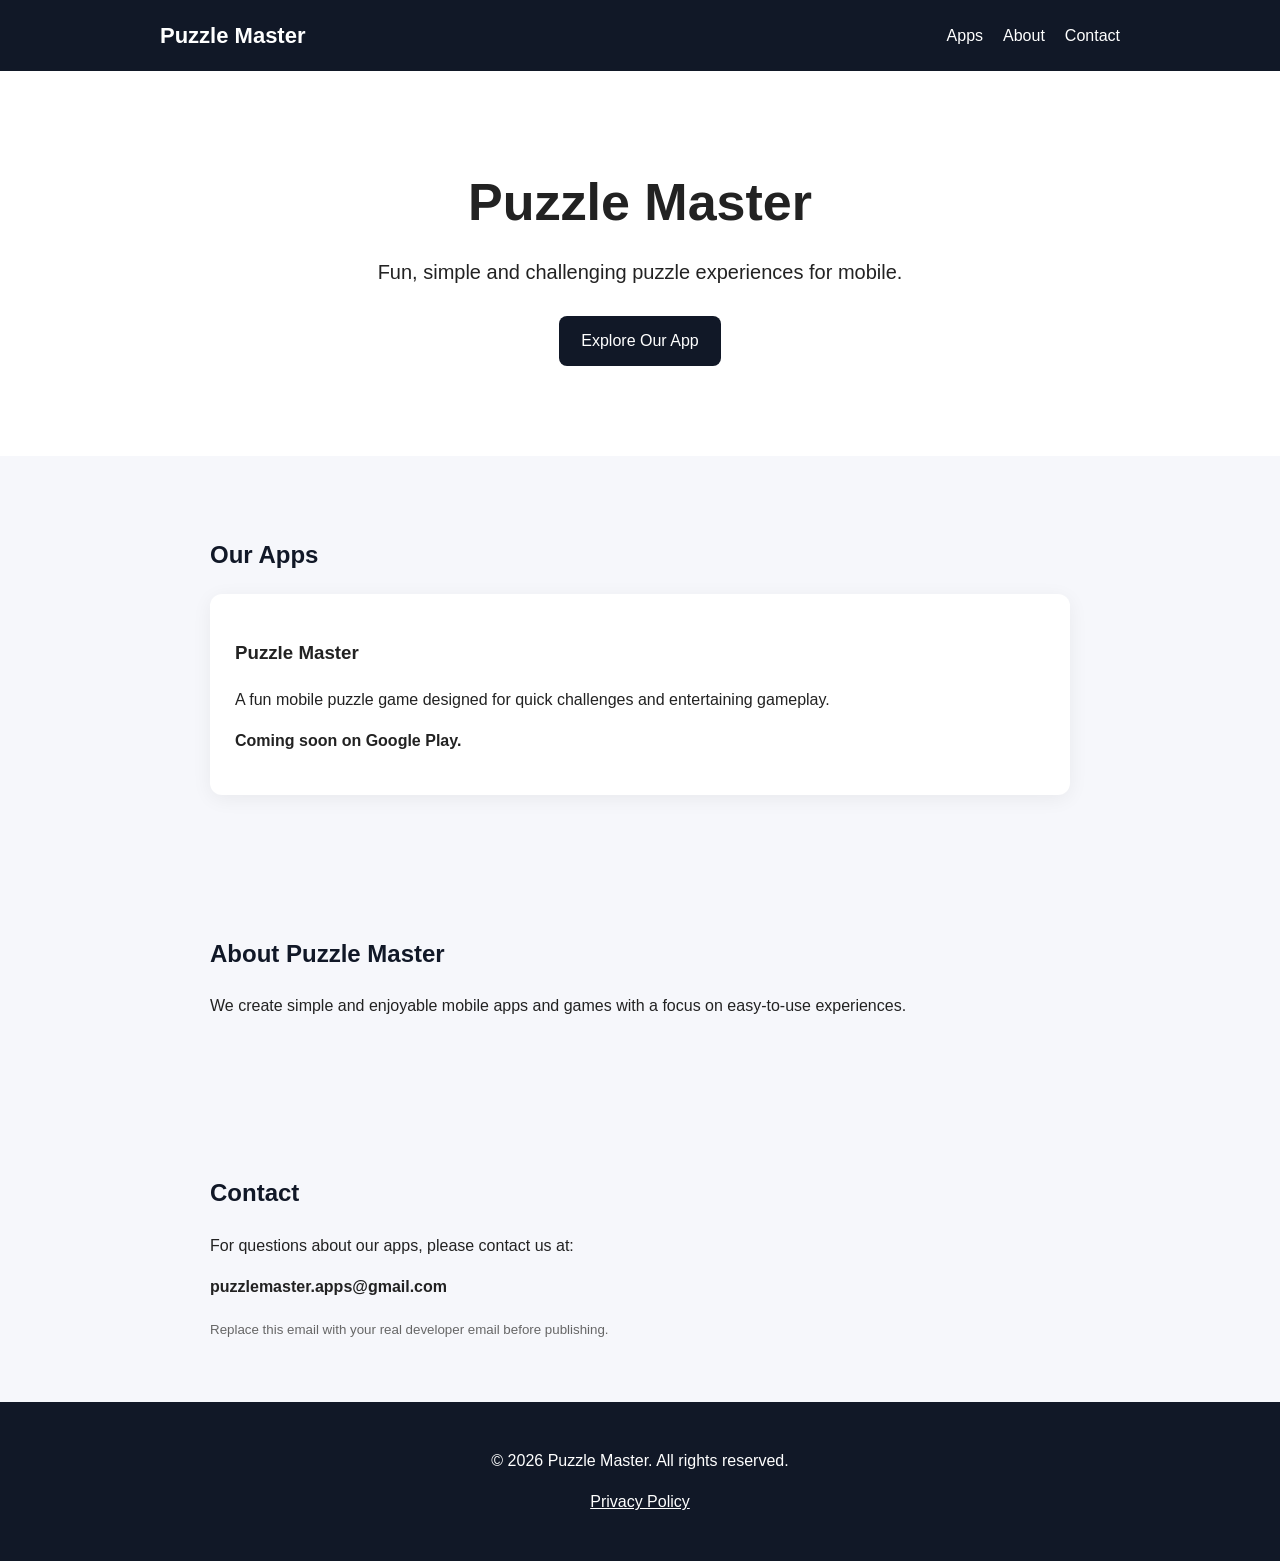
<file: index.html>
<!DOCTYPE html>
<html lang="en">
<head>
  <meta charset="UTF-8">
  <meta name="viewport" content="width=device-width, initial-scale=1.0">
  <title>Puzzle Master</title>
  <meta name="description" content="Puzzle Master - simple and entertaining mobile puzzle games.">
  <link rel="stylesheet" href="style.css">
</head>
<body>
  <header>
    <nav class="nav">
      <div class="logo">Puzzle Master</div>
      <div class="links">
        <a href="#apps">Apps</a>
        <a href="#about">About</a>
        <a href="#contact">Contact</a>
      </div>
    </nav>
  </header>

  <main>
    <section class="hero">
      <h1>Puzzle Master</h1>
      <p>Fun, simple and challenging puzzle experiences for mobile.</p>
      <a class="button" href="#apps">Explore Our App</a>
    </section>

    <section id="apps" class="section">
      <h2>Our Apps</h2>
      <div class="card">
        <h3>Puzzle Master</h3>
        <p>A fun mobile puzzle game designed for quick challenges and entertaining gameplay.</p>
        <p class="coming">Coming soon on Google Play.</p>
      </div>
    </section>

    <section id="about" class="section">
      <h2>About Puzzle Master</h2>
      <p>We create simple and enjoyable mobile apps and games with a focus on easy-to-use experiences.</p>
    </section>

    <section id="contact" class="section">
      <h2>Contact</h2>
      <p>For questions about our apps, please contact us at:</p>
      <p><strong>puzzlemaster.apps@gmail.com</strong></p>
      <small>Replace this email with your real developer email before publishing.</small>
    </section>
  </main>

  <footer>
    <p>© 2026 Puzzle Master. All rights reserved.</p>
    <p><a href="privacy.html">Privacy Policy</a></p>
  </footer>
</body>
</html>
</file>
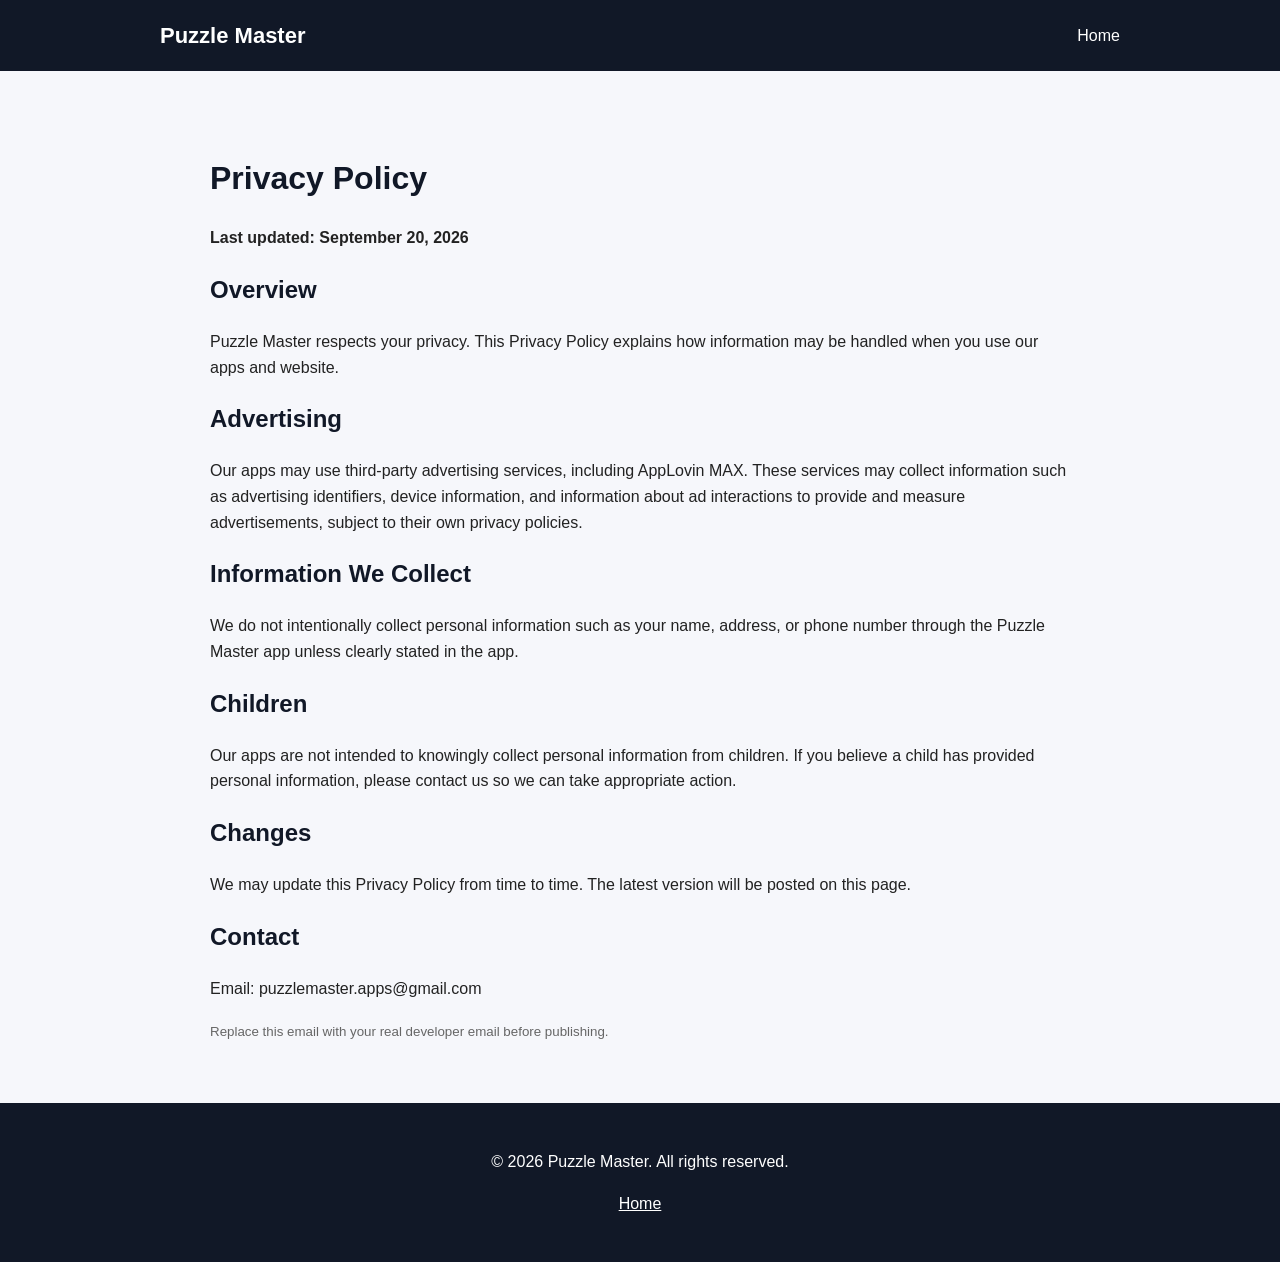
<file: privacy.html>
<!DOCTYPE html>
<html lang="en">
<head>
  <meta charset="UTF-8">
  <meta name="viewport" content="width=device-width, initial-scale=1.0">
  <title>Privacy Policy - Puzzle Master</title>
  <link rel="stylesheet" href="style.css">
</head>
<body>
  <header>
    <nav class="nav">
      <div class="logo">Puzzle Master</div>
      <a href="index.html">Home</a>
    </nav>
  </header>

  <main class="section">
    <h1>Privacy Policy</h1>
    <p><strong>Last updated: September 20, 2026</strong></p>

    <h2>Overview</h2>
    <p>Puzzle Master respects your privacy. This Privacy Policy explains how information may be handled when you use our apps and website.</p>

    <h2>Advertising</h2>
    <p>Our apps may use third-party advertising services, including AppLovin MAX. These services may collect information such as advertising identifiers, device information, and information about ad interactions to provide and measure advertisements, subject to their own privacy policies.</p>

    <h2>Information We Collect</h2>
    <p>We do not intentionally collect personal information such as your name, address, or phone number through the Puzzle Master app unless clearly stated in the app.</p>

    <h2>Children</h2>
    <p>Our apps are not intended to knowingly collect personal information from children. If you believe a child has provided personal information, please contact us so we can take appropriate action.</p>

    <h2>Changes</h2>
    <p>We may update this Privacy Policy from time to time. The latest version will be posted on this page.</p>

    <h2>Contact</h2>
    <p>Email: puzzlemaster.apps@gmail.com</p>
    <small>Replace this email with your real developer email before publishing.</small>
  </main>

  <footer>
    <p>© 2026 Puzzle Master. All rights reserved.</p>
    <p><a href="index.html">Home</a></p>
  </footer>
</body>
</html>
</file>
<file: style.css>
* { box-sizing: border-box; }
body {
  margin: 0;
  font-family: Arial, sans-serif;
  color: #222;
  background: #f6f7fb;
  line-height: 1.6;
}
header {
  background: #111827;
  color: white;
}
.nav {
  max-width: 1000px;
  margin: auto;
  padding: 18px 20px;
  display: flex;
  justify-content: space-between;
  align-items: center;
}
.logo { font-size: 22px; font-weight: 700; }
.nav a, footer a { color: white; text-decoration: none; }
.links { display: flex; gap: 20px; }
.hero {
  text-align: center;
  padding: 90px 20px;
  background: white;
}
.hero h1 { font-size: 52px; margin: 0 0 12px; }
.hero p { font-size: 20px; max-width: 600px; margin: 0 auto 28px; }
.button {
  display: inline-block;
  padding: 12px 22px;
  border-radius: 8px;
  background: #111827;
  color: white;
  text-decoration: none;
}
.section {
  max-width: 900px;
  margin: auto;
  padding: 60px 20px;
}
.section h1, .section h2 { color: #111827; }
.card {
  background: white;
  padding: 25px;
  border-radius: 12px;
  box-shadow: 0 4px 20px rgba(0,0,0,.06);
}
.coming { font-weight: bold; }
small { color: #666; }
footer {
  text-align: center;
  padding: 30px 20px;
  background: #111827;
  color: white;
}
footer a { text-decoration: underline; }
@media (max-width: 600px) {
  .nav { align-items: flex-start; gap: 10px; }
  .links { gap: 10px; }
  .hero h1 { font-size: 40px; }
}
</file>
